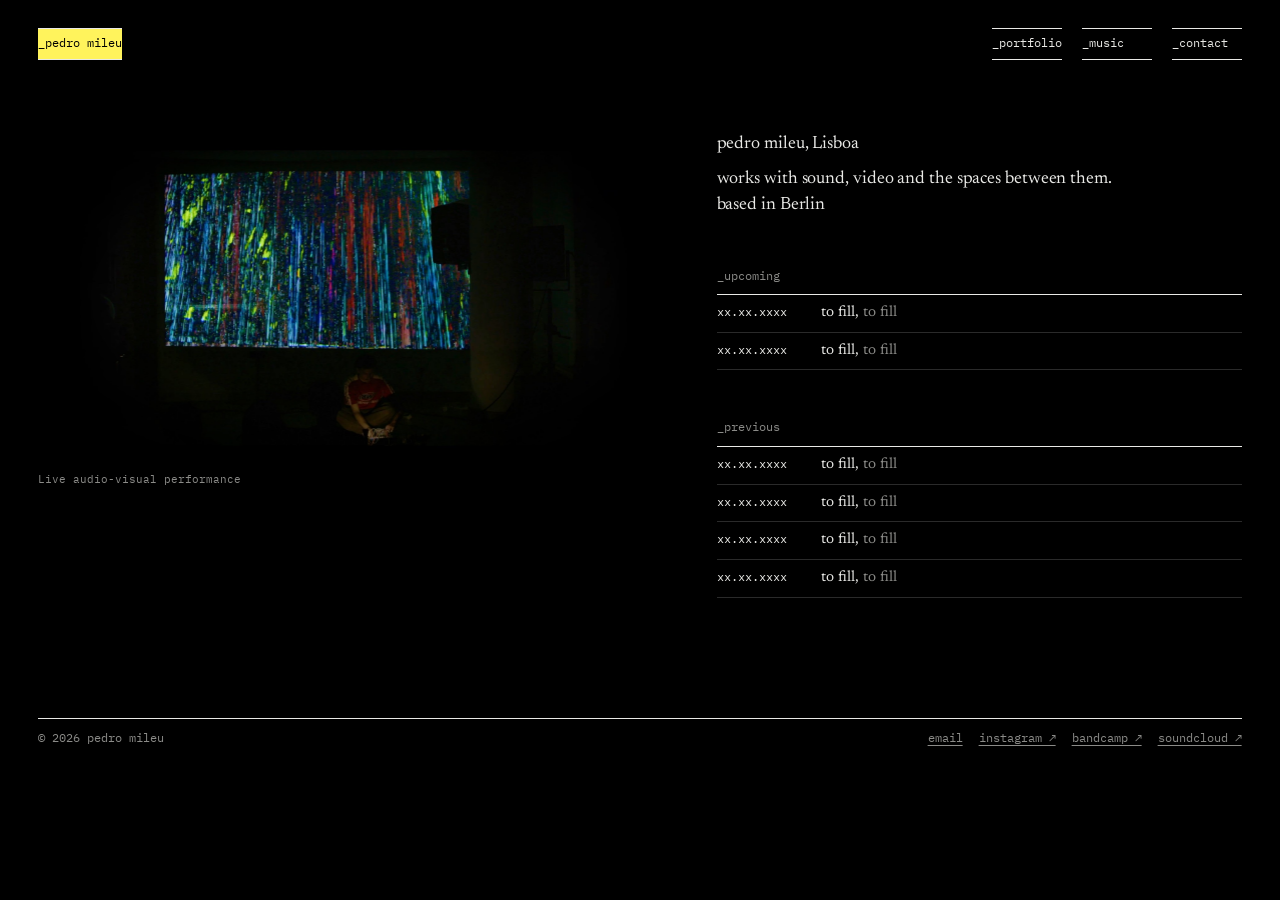
<file: index.html>
<!doctype html>
<html lang="en">
<head>
  <meta charset="utf-8">
  <meta name="viewport" content="width=device-width, initial-scale=1">
  <title>pedro mileu</title>
  <meta name="description" content="pedro mileu — Portuguese sound artist based in Berlin. Sound installation, electroacoustic composition and performance.">
  <meta property="og:site_name" content="pedro mileu">
  <meta property="og:title" content="pedro mileu">
  <meta property="og:description" content="pedro mileu — Portuguese sound artist based in Berlin. Sound installation, electroacoustic composition and performance.">
  <meta property="og:type" content="website">
  <meta property="og:url" content="https://mileuu.github.io/pedro-mileu-website/">
  <meta property="og:image" content="https://mileuu.github.io/pedro-mileu-website/images/hero.jpg">
  <meta name="twitter:card" content="summary_large_image">
  <link rel="preconnect" href="https://fonts.googleapis.com">
  <link rel="preconnect" href="https://fonts.gstatic.com" crossorigin>
  <link href="https://fonts.googleapis.com/css2?family=IBM+Plex+Mono:wght@400&family=Newsreader:opsz,wght@6..72,400;6..72,500&display=swap" rel="stylesheet">
  <link rel="stylesheet" href="style.css?v=42">
</head>
<body>

  <header class="site-header">
    <a class="name" href="index.html" aria-current="page">_pedro mileu</a>
    <nav>
      <a href="portfolio.html">_portfolio</a>
      <a href="music.html">_music</a>
      <a href="mailto:you@example.com">_contact</a>
    </nav>
  </header>

  <main class="home">

    <!-- HERO IMAGE: swap images/hero.jpg for another photo to change it.
         The feedback effect on hover comes from hero-feedback.js. -->
    <figure class="hero">
      <div class="hero-frame">
        <img src="images/hero.jpg" alt="pedro mileu performing seated on the floor in front of a large projection of streaking blue, red and yellow lines">
        <canvas class="hero-fx" aria-hidden="true"></canvas>
      </div>
      <figcaption class="caption">Live audio-visual performance</figcaption>
    </figure>

    <div class="home-text">
      <div class="bio">
        <p>pedro mileu, Lisboa</p>
        <p>works with sound, video and the spaces between them.</p>
        <p>based in Berlin</p>
      </div>

      <section>
        <h2 class="label">_upcoming</h2>
        <!-- Copy an <li> block to add an event. Add a link with:
             <span class="title"><a href="https://...">Event name</a></span> -->
        <ul class="events compact">
        <li>
          <span class="date">xx.xx.xxxx</span>
          <span class="what"><span class="title">to fill</span>, <span class="where">to fill</span></span>
        </li>
        <li>
          <span class="date">xx.xx.xxxx</span>
          <span class="what"><span class="title">to fill</span>, <span class="where">to fill</span></span>
        </li>
        </ul>
      </section>

      <section>
        <h2 class="label">_previous</h2>
        <ul class="events compact past">
        <li>
          <span class="date">xx.xx.xxxx</span>
          <span class="what"><span class="title">to fill</span>, <span class="where">to fill</span></span>
        </li>
        <li>
          <span class="date">xx.xx.xxxx</span>
          <span class="what"><span class="title">to fill</span>, <span class="where">to fill</span></span>
        </li>
        <li>
          <span class="date">xx.xx.xxxx</span>
          <span class="what"><span class="title">to fill</span>, <span class="where">to fill</span></span>
        </li>
        <li>
          <span class="date">xx.xx.xxxx</span>
          <span class="what"><span class="title">to fill</span>, <span class="where">to fill</span></span>
        </li>
        </ul>
      </section>
    </div>

  </main>

  <footer class="site-footer">
    <span>© 2026 pedro mileu</span>
    <nav>
      <a href="mailto:you@example.com">email</a>
      <a href="#">instagram ↗</a>
      <a href="#">bandcamp ↗</a>
      <a href="#">soundcloud ↗</a>
    </nav>
  </footer>

  <script src="hero-feedback.js?v=42"></script>
</body>
</html>
</file>
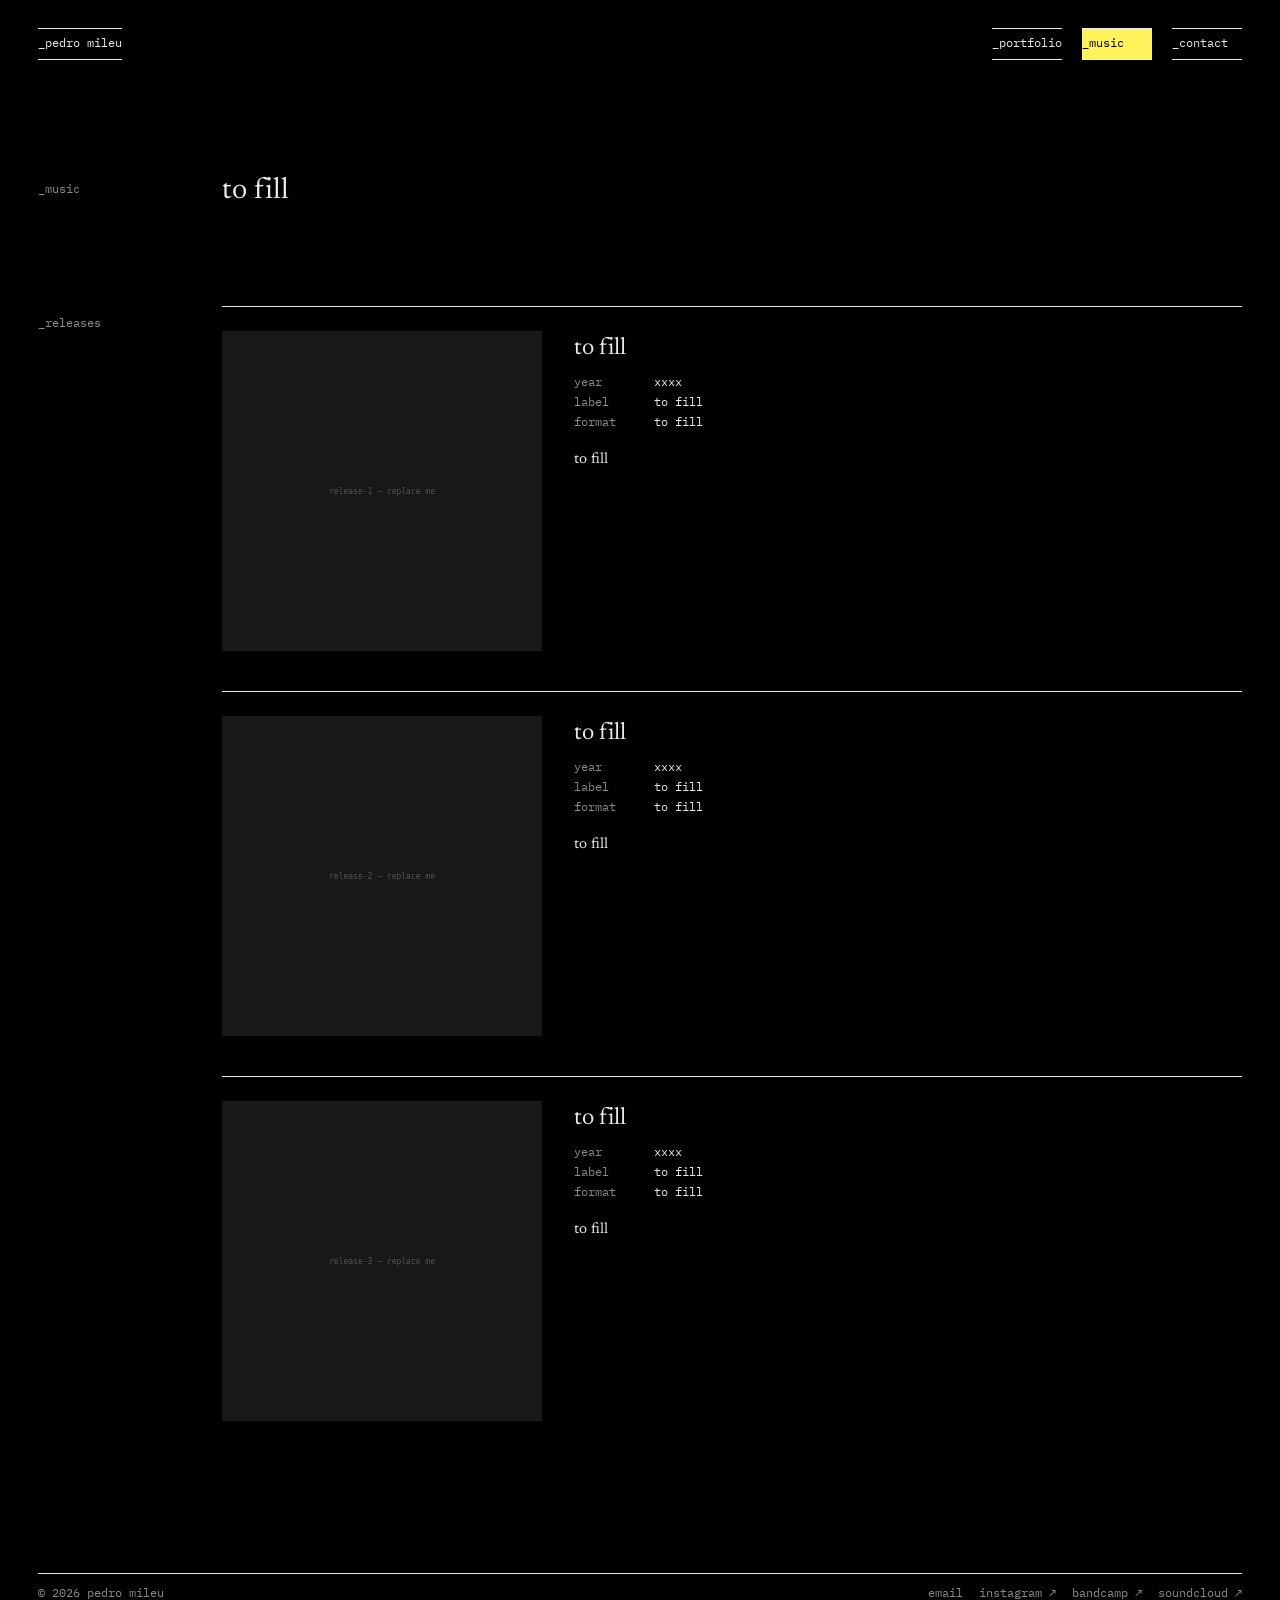
<file: music.html>
<!doctype html>
<html lang="en">
<head>
  <meta charset="utf-8">
  <meta name="viewport" content="width=device-width, initial-scale=1">
  <title>music — pedro mileu</title>
  <meta name="description" content="pedro mileu — Portuguese sound artist based in Berlin. Sound installation, electroacoustic composition and performance.">
  <meta property="og:site_name" content="pedro mileu">
  <meta property="og:title" content="music — pedro mileu">
  <meta property="og:description" content="pedro mileu — Portuguese sound artist based in Berlin. Sound installation, electroacoustic composition and performance.">
  <meta property="og:type" content="website">
  <meta property="og:url" content="https://mileuu.github.io/pedro-mileu-website/music.html">
  <meta property="og:image" content="https://mileuu.github.io/pedro-mileu-website/images/hero.jpg">
  <meta name="twitter:card" content="summary_large_image">
  <link rel="preconnect" href="https://fonts.googleapis.com">
  <link rel="preconnect" href="https://fonts.gstatic.com" crossorigin>
  <link href="https://fonts.googleapis.com/css2?family=IBM+Plex+Mono:wght@400&family=Newsreader:opsz,wght@6..72,400;6..72,500&display=swap" rel="stylesheet">
  <link rel="stylesheet" href="style.css?v=42">
</head>
<body>

  <header class="site-header">
    <a class="name" href="index.html">_pedro mileu</a>
    <nav>
      <a href="portfolio.html">_portfolio</a>
      <a href="music.html" aria-current="page">_music</a>
      <a href="mailto:you@example.com">_contact</a>
    </nav>
  </header>

  <section class="section">
    <div class="label">_music</div>
    <div class="lead">
      <p>to fill</p>
    </div>
  </section>

  <section class="section">
    <div class="label">_releases</div>
    <div>

      <!-- Copy an <article class="release"> block to add a release -->
      <article class="release">
        <img src="images/release-1.svg" alt="">
        <div>
          <h2>to fill</h2>
          <ul class="meta">
            <li><span>year</span>xxxx</li>
            <li><span>label</span>to fill</li>
            <li><span>format</span>to fill</li>
          </ul>
          <p class="desc">to fill</p>
          <!-- links, e.g. <div class="links"><a href="https://...">bandcamp ↗</a></div> -->
          <!-- PLAYER: paste your Bandcamp / SoundCloud embed <iframe> here -->
        </div>
      </article>

      <article class="release">
        <img src="images/release-2.svg" alt="">
        <div>
          <h2>to fill</h2>
          <ul class="meta">
            <li><span>year</span>xxxx</li>
            <li><span>label</span>to fill</li>
            <li><span>format</span>to fill</li>
          </ul>
          <p class="desc">to fill</p>
          <!-- links, e.g. <div class="links"><a href="https://...">bandcamp ↗</a></div> -->
          <!-- PLAYER: paste your Bandcamp / SoundCloud embed <iframe> here -->
        </div>
      </article>

      <article class="release">
        <img src="images/release-3.svg" alt="">
        <div>
          <h2>to fill</h2>
          <ul class="meta">
            <li><span>year</span>xxxx</li>
            <li><span>label</span>to fill</li>
            <li><span>format</span>to fill</li>
          </ul>
          <p class="desc">to fill</p>
          <!-- links, e.g. <div class="links"><a href="https://...">bandcamp ↗</a></div> -->
          <!-- PLAYER: paste your Bandcamp / SoundCloud embed <iframe> here -->
        </div>
      </article>

    </div>
  </section>

  <footer class="site-footer">
    <span>© 2026 pedro mileu</span>
    <nav>
      <a href="mailto:you@example.com">email</a>
      <a href="#">instagram ↗</a>
      <a href="#">bandcamp ↗</a>
      <a href="#">soundcloud ↗</a>
    </nav>
  </footer>

</body>
</html>
</file>
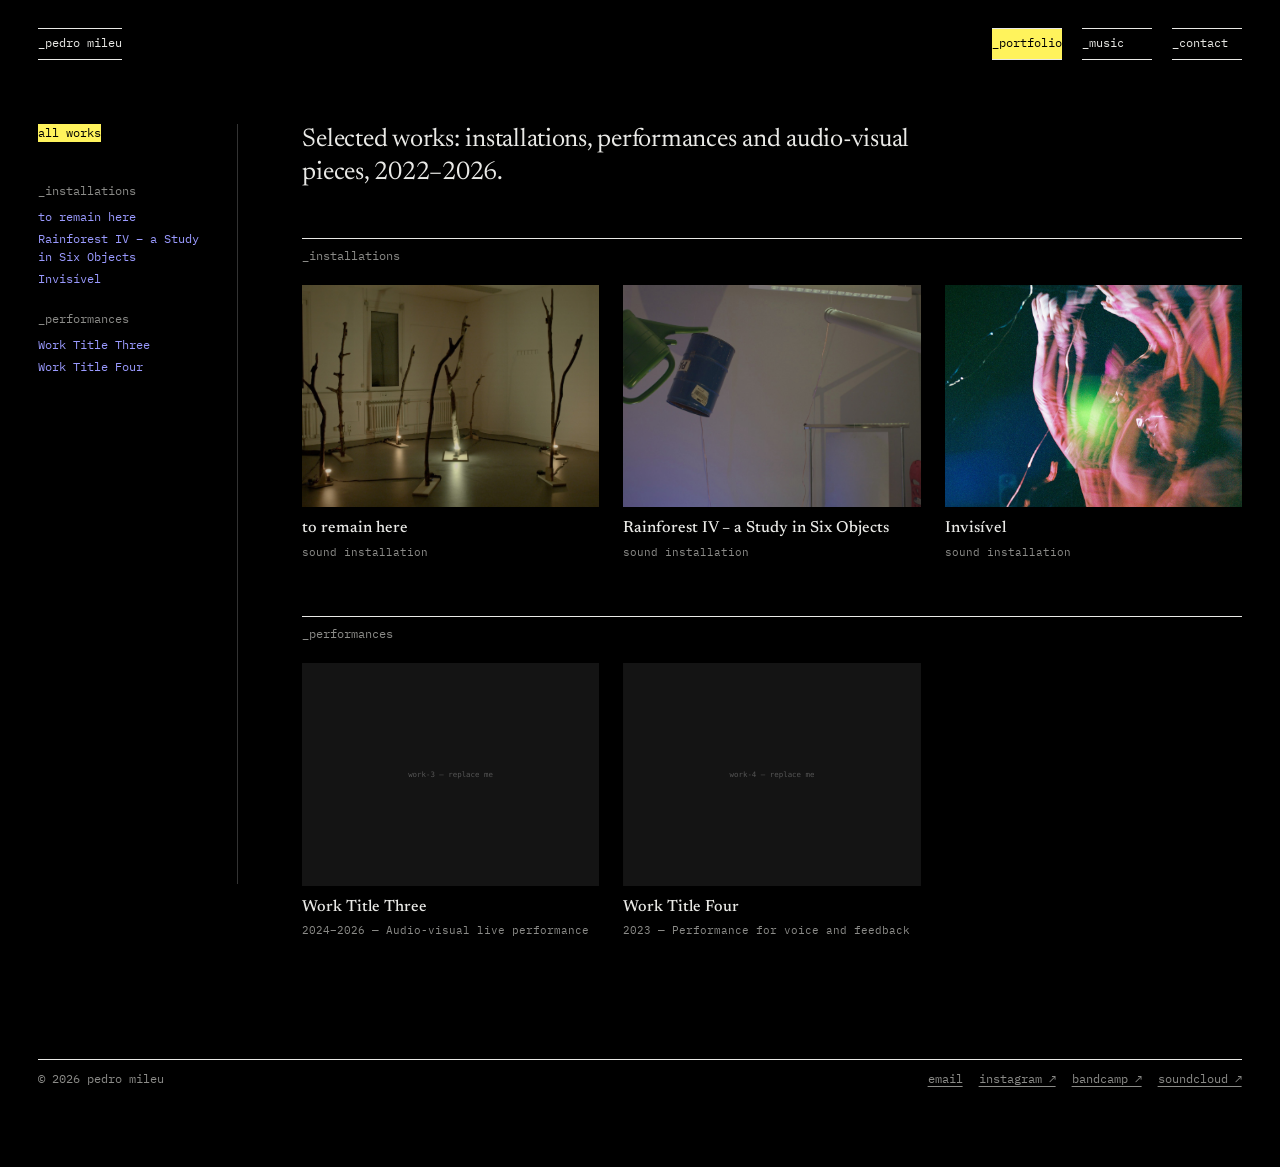
<file: portfolio.html>
<!doctype html>
<html lang="en">
<head>
  <meta charset="utf-8">
  <meta name="viewport" content="width=device-width, initial-scale=1">
  <title>portfolio — pedro mileu</title>
  <meta name="description" content="pedro mileu — Portuguese sound artist based in Berlin. Sound installation, electroacoustic composition and performance.">
  <meta property="og:site_name" content="pedro mileu">
  <meta property="og:title" content="portfolio — pedro mileu">
  <meta property="og:description" content="pedro mileu — Portuguese sound artist based in Berlin. Sound installation, electroacoustic composition and performance.">
  <meta property="og:type" content="website">
  <meta property="og:url" content="https://mileuu.github.io/pedro-mileu-website/portfolio.html">
  <meta property="og:image" content="https://mileuu.github.io/pedro-mileu-website/images/hero.jpg">
  <meta name="twitter:card" content="summary_large_image">
  <link rel="preconnect" href="https://fonts.googleapis.com">
  <link rel="preconnect" href="https://fonts.gstatic.com" crossorigin>
  <link href="https://fonts.googleapis.com/css2?family=IBM+Plex+Mono:wght@400&family=Newsreader:opsz,wght@6..72,400;6..72,500&display=swap" rel="stylesheet">
  <link rel="stylesheet" href="style.css?v=42">
</head>
<body>

  <header class="site-header">
    <a class="name" href="index.html">_pedro mileu</a>
    <nav>
      <a href="portfolio.html" aria-current="page">_portfolio</a>
      <a href="music.html">_music</a>
      <a href="mailto:you@example.com">_contact</a>
    </nav>
  </header>

  <div class="index-layout">

    <aside class="index-side">
      <a class="all" href="portfolio.html" aria-current="page">all works</a>
      <h3>_installations</h3>
      <ul>
        <li><a href="works/to-remain-here.html">to remain here</a></li>
        <li><a href="works/rainforest-iv.html">Rainforest IV – a Study in Six Objects</a></li>
        <li><a href="works/invisivel.html">Invisível</a></li>
      </ul>
      <h3>_performances</h3>
      <ul>
        <li><a href="works/work-3.html">Work Title Three</a></li>
        <li><a href="works/work-4.html">Work Title Four</a></li>
      </ul>
    </aside>

    <main>
      <p class="intro">Selected works: installations, performances and audio-visual pieces, 2022–2026.</p>

      <h2 class="group-title">_installations</h2>
      <div class="grid">
        <a class="card" href="works/to-remain-here.html">
          <div class="thumb"><img src="images/to-remain-here-1.jpg" alt=""></div>
          <h4>to remain here</h4>
          <p>sound installation</p>
        </a>
        <a class="card" href="works/rainforest-iv.html">
          <div class="thumb"><img src="images/rainforest-iv-1.jpg" alt=""></div>
          <h4>Rainforest IV – a Study in Six Objects</h4>
          <p>sound installation</p>
        </a>
        <a class="card" href="works/invisivel.html">
          <div class="thumb"><img src="images/invisivel-1.jpg" alt=""></div>
          <h4>Invisível</h4>
          <p>sound installation</p>
        </a>
      </div>

      <h2 class="group-title">_performances</h2>
      <div class="grid">
        <a class="card" href="works/work-3.html">
          <div class="thumb"><img src="images/work-3.svg" alt=""></div>
          <h4>Work Title Three</h4>
          <p>2024–2026 — Audio-visual live performance</p>
        </a>
        <a class="card" href="works/work-4.html">
          <div class="thumb"><img src="images/work-4.svg" alt=""></div>
          <h4>Work Title Four</h4>
          <p>2023 — Performance for voice and feedback</p>
        </a>
      </div>
    </main>

  </div>

  <footer class="site-footer">
    <span>© 2026 pedro mileu</span>
    <nav>
      <a href="mailto:you@example.com">email</a>
      <a href="#">instagram ↗</a>
      <a href="#">bandcamp ↗</a>
      <a href="#">soundcloud ↗</a>
    </nav>
  </footer>

</body>
</html>
</file>
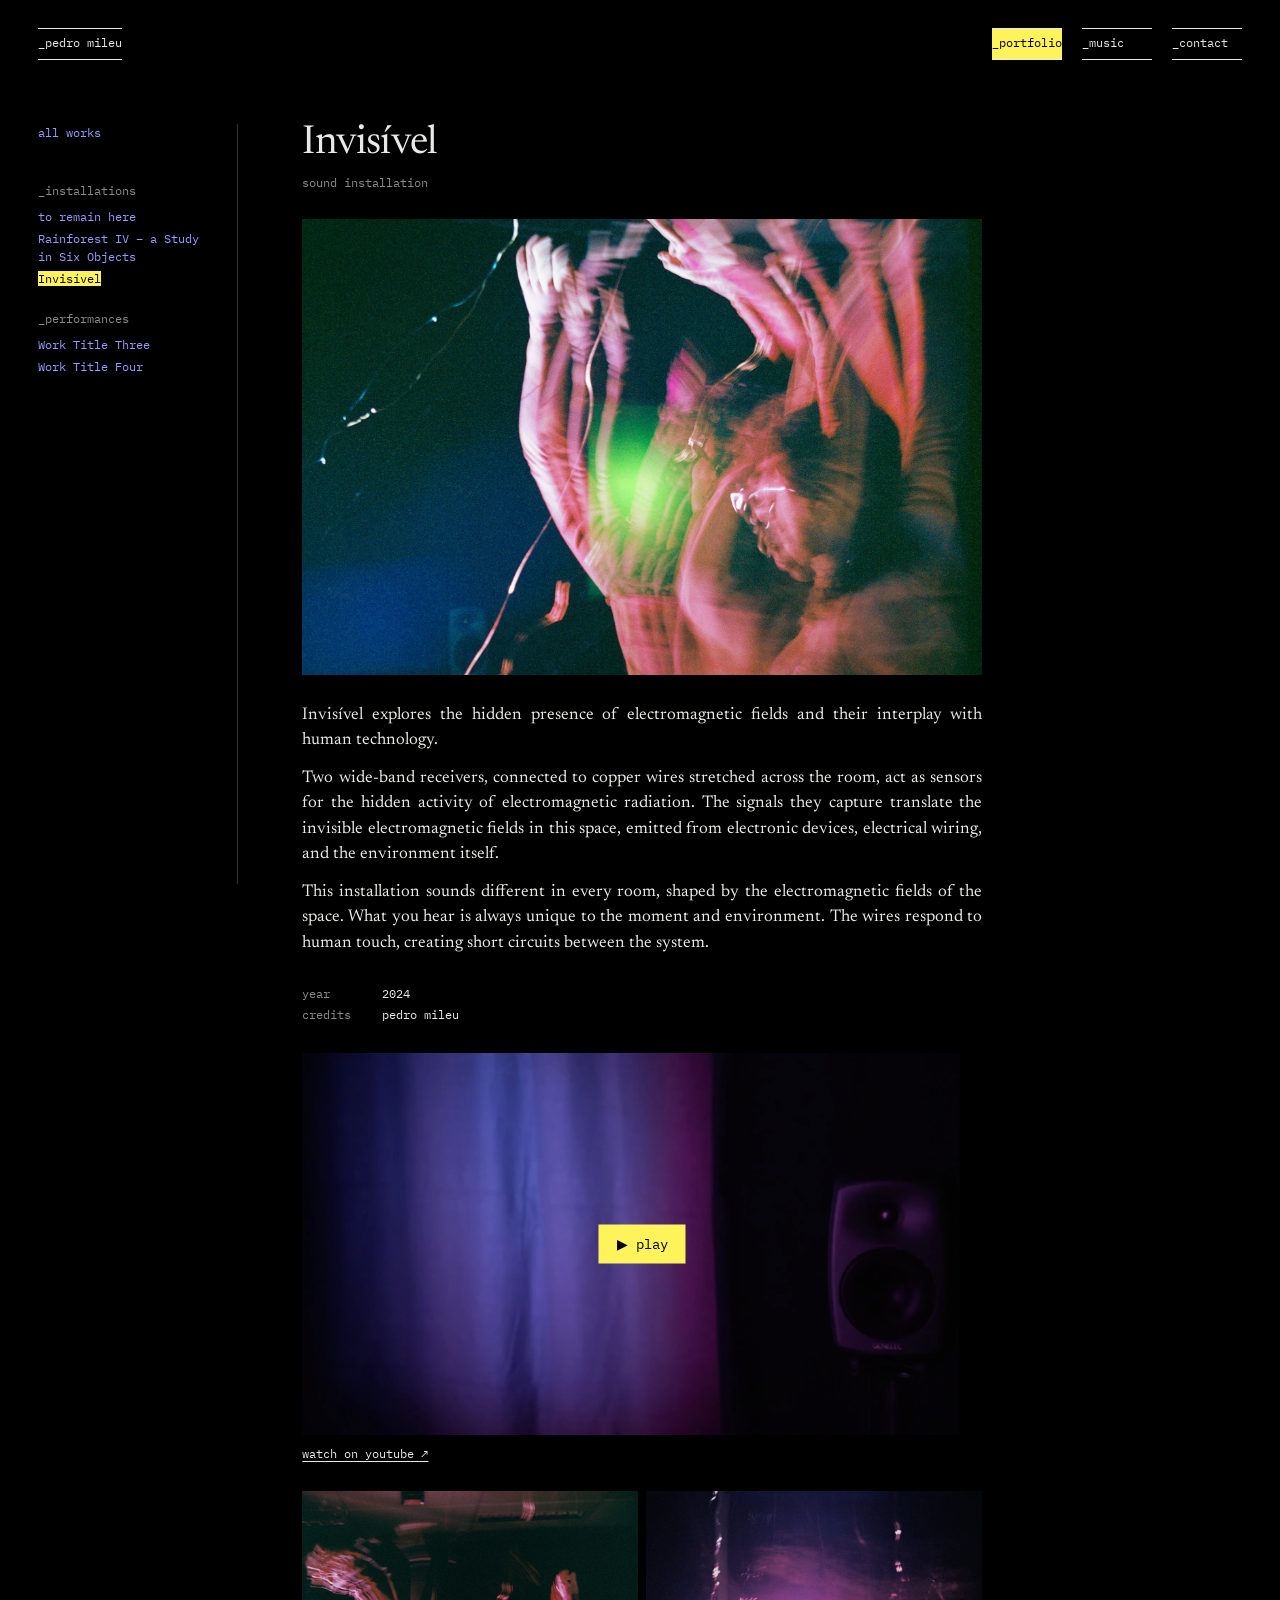
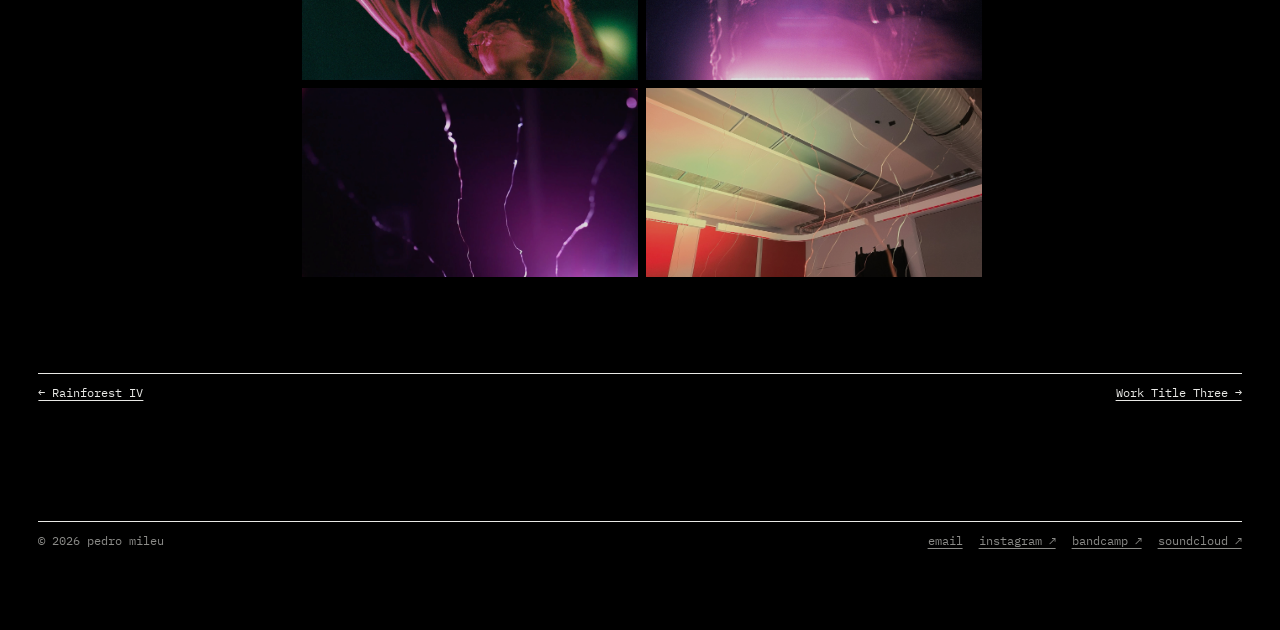
<file: works/invisivel.html>
<!doctype html>
<html lang="en">
<head>
  <meta charset="utf-8">
  <meta name="viewport" content="width=device-width, initial-scale=1">
  <title>Invisível — pedro mileu</title>
  <meta name="description" content="Invisível, sound installation by pedro mileu (2024), exploring the hidden presence of electromagnetic fields and their interplay with human technology.">
  <meta property="og:site_name" content="pedro mileu">
  <meta property="og:title" content="Invisível — pedro mileu">
  <meta property="og:description" content="Invisível, sound installation by pedro mileu (2024), exploring the hidden presence of electromagnetic fields and their interplay with human technology.">
  <meta property="og:type" content="website">
  <meta property="og:url" content="https://mileuu.github.io/pedro-mileu-website/works/invisivel.html">
  <meta property="og:image" content="https://mileuu.github.io/pedro-mileu-website/images/invisivel-1.jpg">
  <meta name="twitter:card" content="summary_large_image">
  <link rel="preconnect" href="https://fonts.googleapis.com">
  <link rel="preconnect" href="https://fonts.gstatic.com" crossorigin>
  <link href="https://fonts.googleapis.com/css2?family=IBM+Plex+Mono:wght@400&family=Newsreader:opsz,wght@6..72,400;6..72,500&display=swap" rel="stylesheet">
  <link rel="stylesheet" href="../style.css?v=42">
</head>
<body>

  <header class="site-header">
    <a class="name" href="../index.html">_pedro mileu</a>
    <nav>
      <a href="../portfolio.html" aria-current="page">_portfolio</a>
      <a href="../music.html">_music</a>
      <a href="mailto:you@example.com">_contact</a>
    </nav>
  </header>

  <div class="work-page">
    <aside class="index-side">
      <a class="all" href="../portfolio.html">all works</a>
      <h3>_installations</h3>
      <ul>
        <li><a href="to-remain-here.html">to remain here</a></li>
        <li><a href="rainforest-iv.html">Rainforest IV – a Study in Six Objects</a></li>
        <li><a href="invisivel.html" aria-current="page">Invisível</a></li>
      </ul>
      <h3>_performances</h3>
      <ul>
        <li><a href="work-3.html">Work Title Three</a></li>
        <li><a href="work-4.html">Work Title Four</a></li>
      </ul>
    </aside>

    <main class="work">
      <div class="work-title">
        <a class="back" href="../portfolio.html">← all works</a>
        <h1>Invisível</h1>
        <p class="work-sub">sound installation</p>
      </div>

      <figure class="work-main">
        <img src="../images/invisivel-1.jpg" alt="Long-exposure film photo: pedro mileu performing among the copper wires, arms raised, motion-blurred in pink and green light">
      </figure>

      <div class="work-body">
        <div class="work-about">
          <p>Invisível explores the hidden presence of electromagnetic fields and their interplay with human technology.</p>
          <p>Two wide-band receivers, connected to copper wires stretched across the room, act as sensors for the hidden activity of electromagnetic radiation. The signals they capture translate the invisible electromagnetic fields in this space, emitted from electronic devices, electrical wiring, and the environment itself.</p>
          <p>This installation sounds different in every room, shaped by the electromagnetic fields of the space. What you hear is always unique to the moment and environment. The wires respond to human touch, creating short circuits between the system.</p>
        </div>
        <ul class="meta">
          <li><span>year</span>2024</li>
          <li><span>credits</span>pedro mileu</li>
        </ul>
      </div>

      <div class="work-video">
        <!-- Click-to-play YouTube video: change data-id to use another video.
             The video only loads from YouTube once someone presses play. -->
        <div class="video yt" data-id="wETyF33VmM8" data-title="Invisível">
          <button class="yt-play" type="button" aria-label="Play video: Invisível">
            <!-- the still shown before playing is one of our own photos, not YouTube's -->
            <img src="../images/invisivel-video.webp" alt="" loading="lazy">
            <span class="yt-btn">▶ play</span>
          </button>
        </div>
        <p class="video-link"><a href="https://www.youtube.com/watch?v=wETyF33VmM8">watch on youtube ↗</a></p>
      </div>

      <!-- ordered by colour: warm magenta → pink → purple → the pale ceiling -->
      <div class="thumbs">
        <a href="../images/invisivel-2.jpg"><img src="../images/invisivel-2.jpg" alt="Film photo: pedro mileu moving under the wires, lit in magenta, arms blurred" loading="lazy"></a>
        <a href="../images/invisivel-3.jpg"><img src="../images/invisivel-3.jpg" alt="Film photo: a pink light bar glowing on the floor, wires shimmering in the dark above" loading="lazy"></a>
        <a href="../images/invisivel-4.webp"><img src="../images/invisivel-4.webp" alt="Thin copper wires catching violet light against a dark background" loading="lazy"></a>
        <a href="../images/invisivel-5.jpg"><img src="../images/invisivel-5.jpg" alt="Looking up at copper wires hanging from the ceiling of a room with red wall panels" loading="lazy"></a>
      </div>
    </main>
  </div>

  <dialog class="lightbox" aria-label="Photo, click to close">
    <img alt="">
  </dialog>

  <nav class="pager">
    <a href="rainforest-iv.html">← Rainforest IV</a>
    <a href="work-3.html">Work Title Three →</a>
  </nav>

  <footer class="site-footer">
    <span>© 2026 pedro mileu</span>
    <nav>
      <a href="mailto:you@example.com">email</a>
      <a href="#">instagram ↗</a>
      <a href="#">bandcamp ↗</a>
      <a href="#">soundcloud ↗</a>
    </nav>
  </footer>

  <script src="../work.js?v=42"></script>
</body>
</html>
</file>
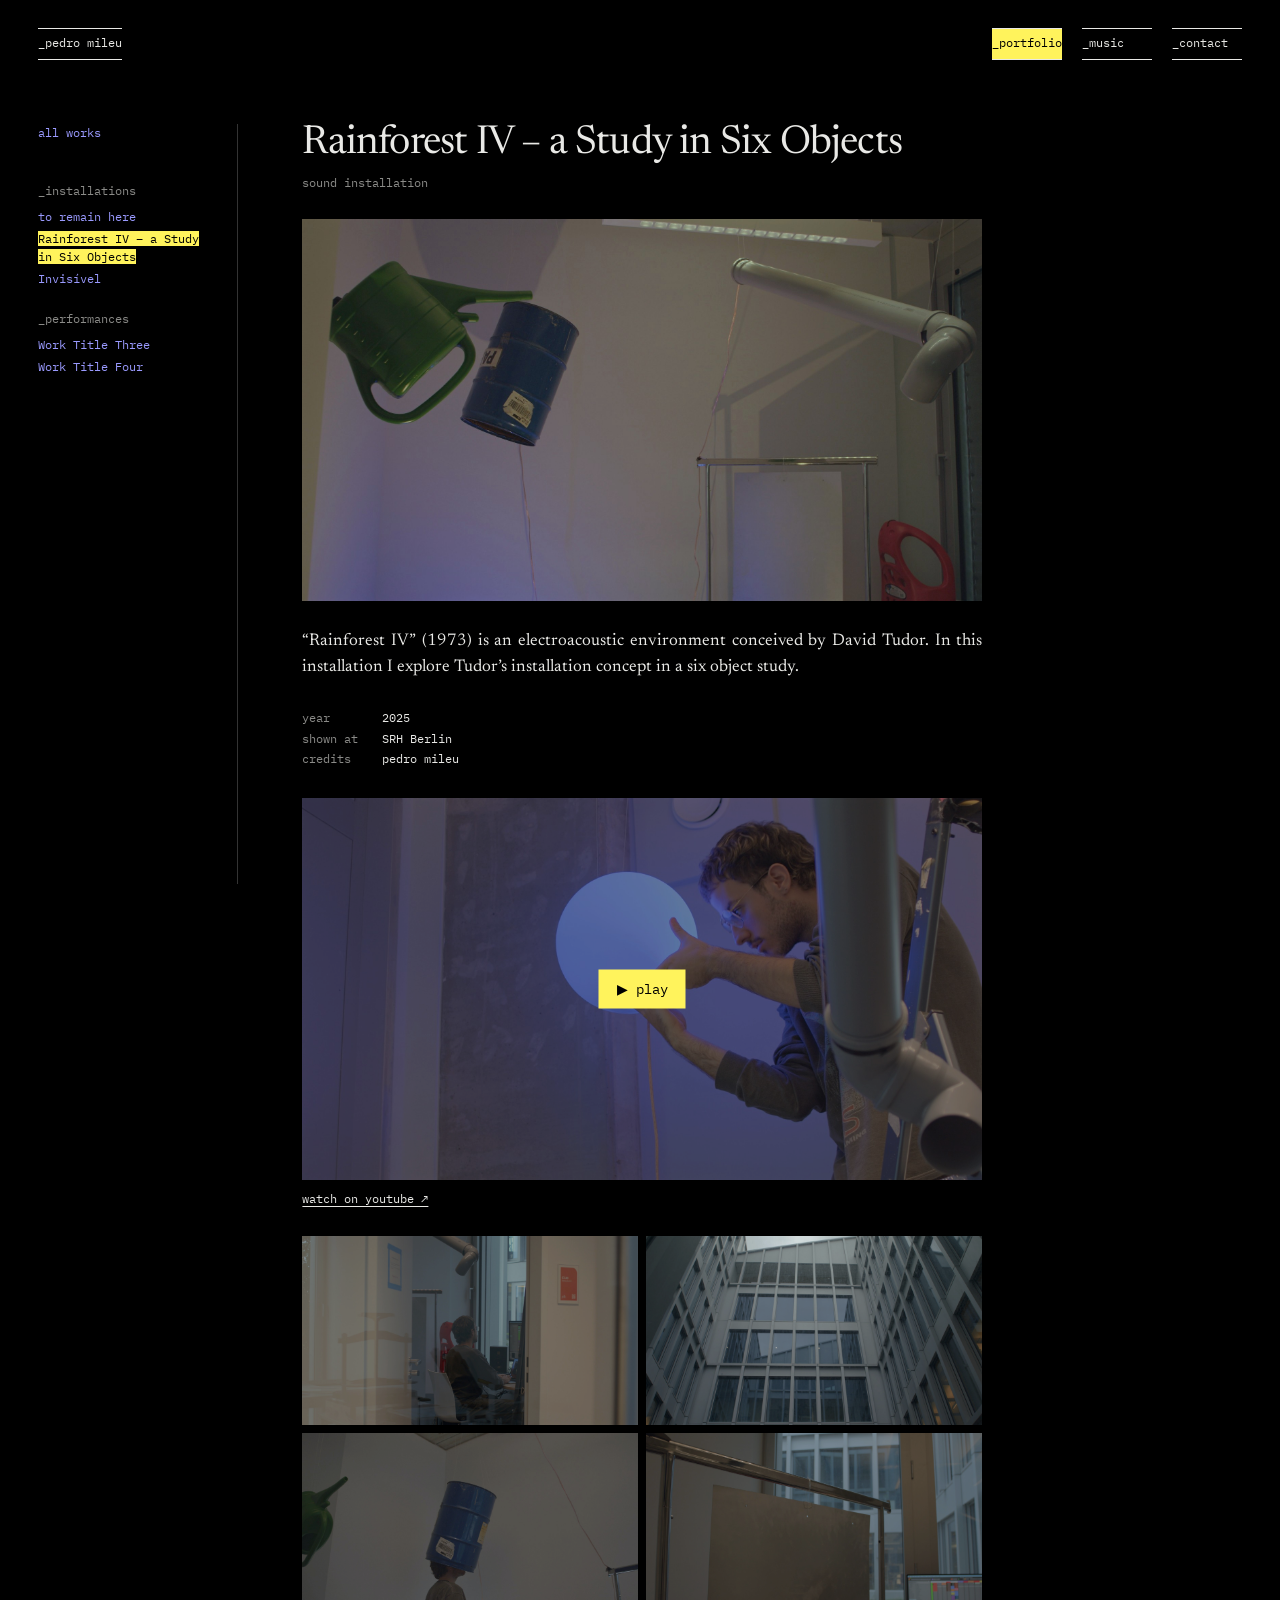
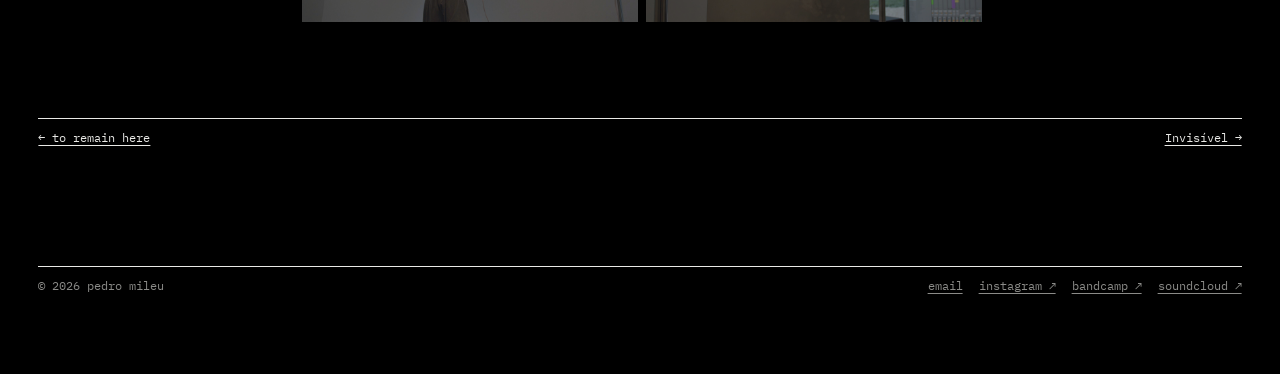
<file: works/rainforest-iv.html>
<!doctype html>
<html lang="en">
<head>
  <meta charset="utf-8">
  <meta name="viewport" content="width=device-width, initial-scale=1">
  <title>Rainforest IV – a Study in Six Objects — pedro mileu</title>
  <meta name="description" content="Rainforest IV – a Study in Six Objects, sound installation by pedro mileu, exploring David Tudor’s electroacoustic environment Rainforest IV (1973) in six objects.">
  <meta property="og:site_name" content="pedro mileu">
  <meta property="og:title" content="Rainforest IV – a Study in Six Objects — pedro mileu">
  <meta property="og:description" content="Rainforest IV – a Study in Six Objects, sound installation by pedro mileu, exploring David Tudor’s electroacoustic environment Rainforest IV (1973) in six objects.">
  <meta property="og:type" content="website">
  <meta property="og:url" content="https://mileuu.github.io/pedro-mileu-website/works/rainforest-iv.html">
  <meta property="og:image" content="https://mileuu.github.io/pedro-mileu-website/images/rainforest-iv-1.jpg">
  <meta name="twitter:card" content="summary_large_image">
  <link rel="preconnect" href="https://fonts.googleapis.com">
  <link rel="preconnect" href="https://fonts.gstatic.com" crossorigin>
  <link href="https://fonts.googleapis.com/css2?family=IBM+Plex+Mono:wght@400&family=Newsreader:opsz,wght@6..72,400;6..72,500&display=swap" rel="stylesheet">
  <link rel="stylesheet" href="../style.css?v=42">
</head>
<body>

  <header class="site-header">
    <a class="name" href="../index.html">_pedro mileu</a>
    <nav>
      <a href="../portfolio.html" aria-current="page">_portfolio</a>
      <a href="../music.html">_music</a>
      <a href="mailto:you@example.com">_contact</a>
    </nav>
  </header>

  <div class="work-page">
    <aside class="index-side">
      <a class="all" href="../portfolio.html">all works</a>
      <h3>_installations</h3>
      <ul>
        <li><a href="to-remain-here.html">to remain here</a></li>
        <li><a href="rainforest-iv.html" aria-current="page">Rainforest IV – a Study in Six Objects</a></li>
        <li><a href="invisivel.html">Invisível</a></li>
      </ul>
      <h3>_performances</h3>
      <ul>
        <li><a href="work-3.html">Work Title Three</a></li>
        <li><a href="work-4.html">Work Title Four</a></li>
      </ul>
    </aside>

    <main class="work">
      <div class="work-title">
        <a class="back" href="../portfolio.html">← all works</a>
        <h1>Rainforest IV – a Study in Six Objects</h1>
        <p class="work-sub">sound installation</p>
      </div>

      <figure class="work-main">
        <img src="../images/rainforest-iv-1.jpg" alt="A green watering can, a blue metal barrel and a grey drainpipe hang from thin wires in a dim room">
      </figure>

      <div class="work-body">
        <div class="work-about">
          <p>“Rainforest IV” (1973) is an electroacoustic environment conceived by David Tudor. In this installation I explore Tudor’s installation concept in a six object study.</p>
        </div>
        <ul class="meta">
          <li><span>year</span>2025</li>
          <li><span>shown at</span>SRH Berlin</li>
          <li><span>credits</span>pedro mileu</li>
        </ul>
      </div>

      <div class="work-video">
        <!-- Click-to-play YouTube video: change data-id to use another video.
             The video only loads from YouTube once someone presses play. -->
        <div class="video yt" data-id="YB7w8Ts6MSw" data-title="Rainforest IV – a Study in Six Objects">
          <button class="yt-play" type="button" aria-label="Play video: Rainforest IV – a Study in Six Objects">
            <!-- the still shown before playing is one of our own photos, not YouTube's -->
            <img src="../images/rainforest-iv-video.jpg" alt="" loading="lazy">
            <span class="yt-btn">▶ play</span>
          </button>
        </div>
        <p class="video-link"><a href="https://www.youtube.com/watch?v=YB7w8Ts6MSw">watch on youtube ↗</a></p>
      </div>

      <div class="thumbs">
        <a href="../images/rainforest-iv-2.jpg"><img src="../images/rainforest-iv-2.jpg" alt="Seen through a glass door: pedro mileu at a computer in the room, the grey drainpipe and red object hanging behind" loading="lazy"></a>
        <a href="../images/rainforest-iv-3.jpg"><img src="../images/rainforest-iv-3.jpg" alt="Looking up at the glass and steel facade of the courtyard outside" loading="lazy"></a>
        <a href="../images/rainforest-iv-4.jpg"><img src="../images/rainforest-iv-4.jpg" alt="A visitor standing with their head inside the hanging blue barrel" loading="lazy"></a>
        <a href="../images/rainforest-iv-5.jpg"><img src="../images/rainforest-iv-5.jpg" alt="A metal sheet hanging from a steel rail in front of a window, with a laptop running audio software beside it" loading="lazy"></a>
      </div>
    </main>
  </div>

  <dialog class="lightbox" aria-label="Photo, click to close">
    <img alt="">
  </dialog>

  <nav class="pager">
    <a href="to-remain-here.html">← to remain here</a>
    <a href="invisivel.html">Invisível →</a>
  </nav>

  <footer class="site-footer">
    <span>© 2026 pedro mileu</span>
    <nav>
      <a href="mailto:you@example.com">email</a>
      <a href="#">instagram ↗</a>
      <a href="#">bandcamp ↗</a>
      <a href="#">soundcloud ↗</a>
    </nav>
  </footer>

  <script src="../work.js?v=42"></script>
</body>
</html>
</file>
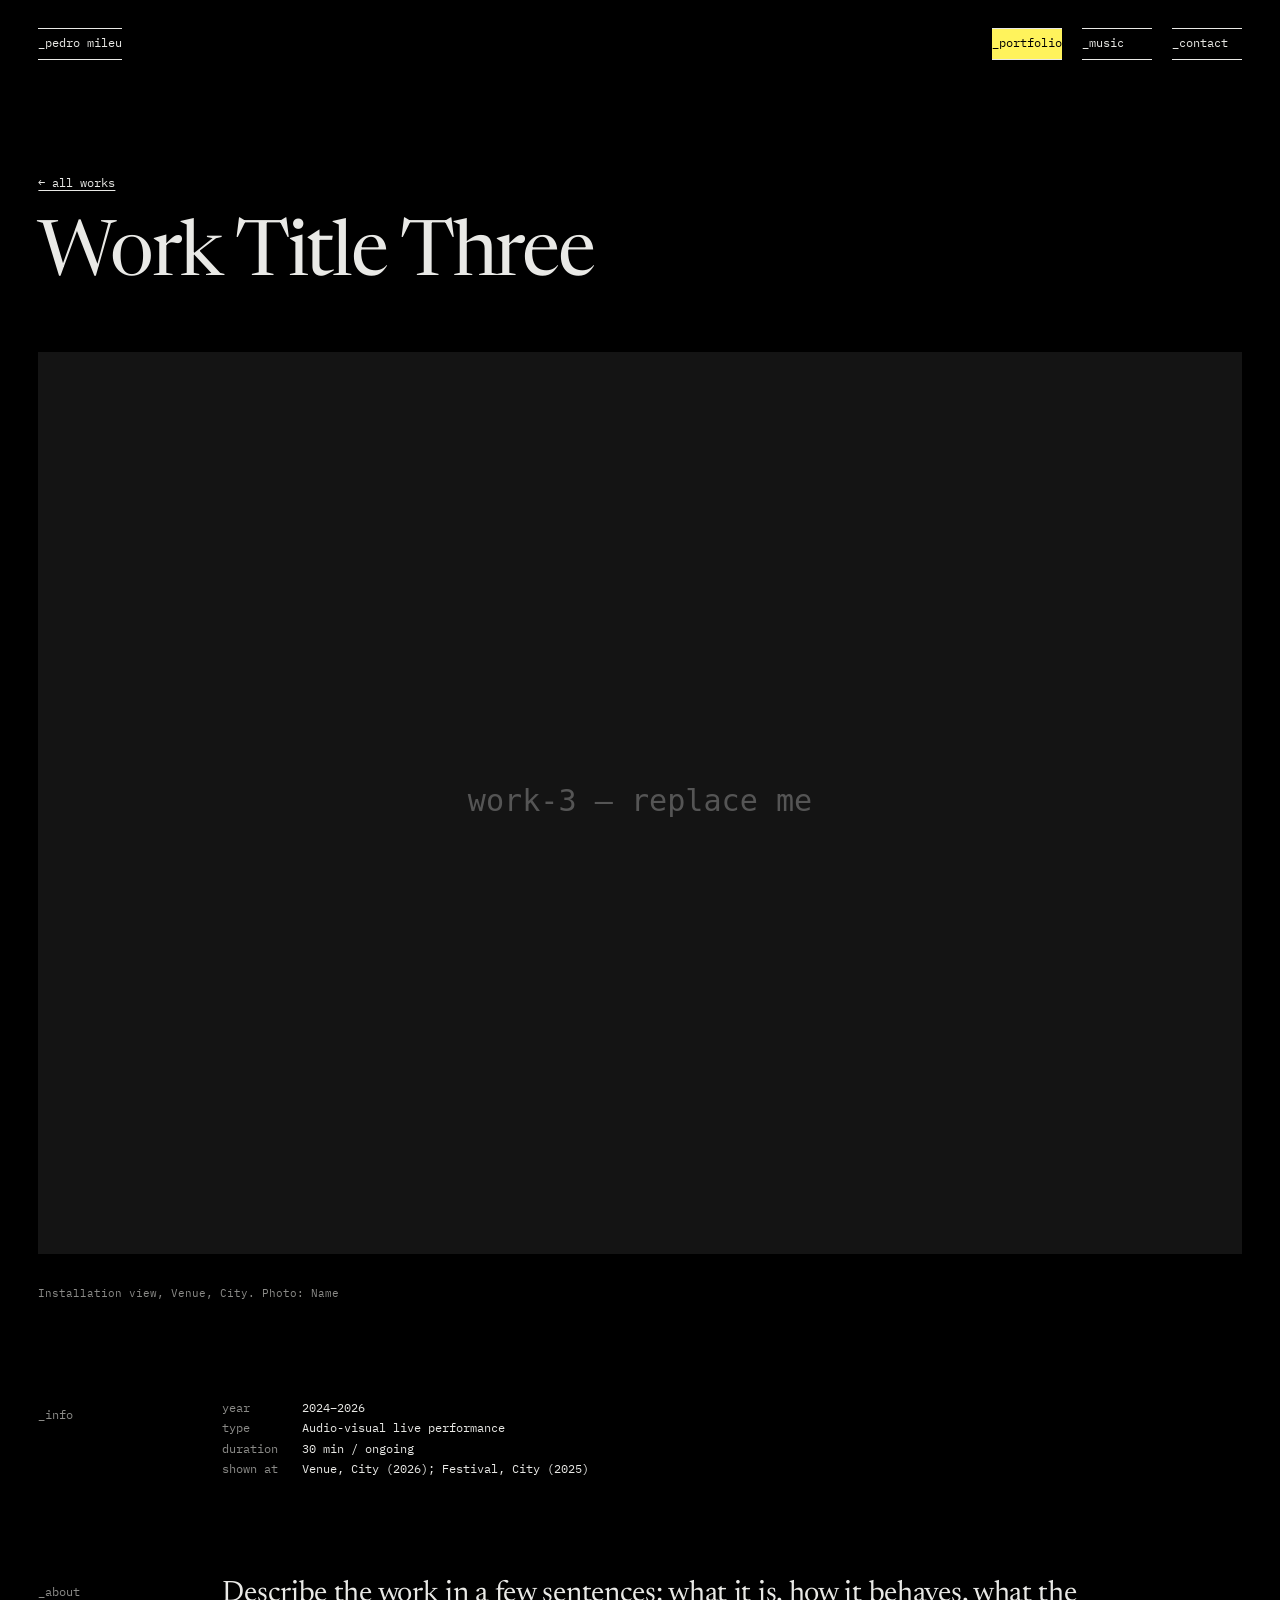
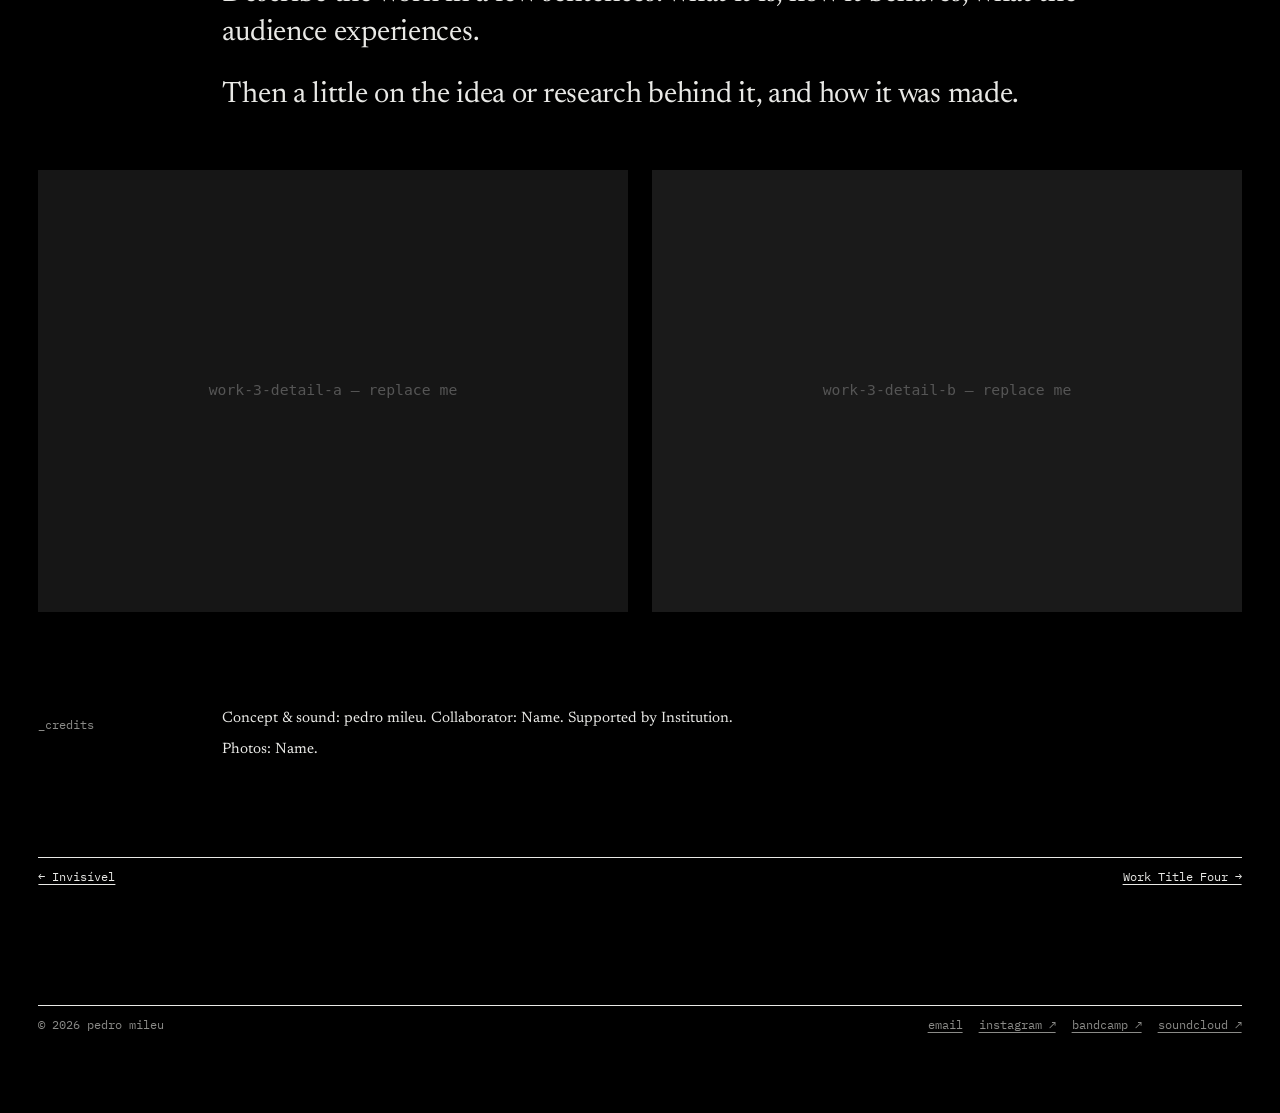
<file: works/work-3.html>
<!doctype html>
<html lang="en">
<head>
  <meta charset="utf-8">
  <meta name="viewport" content="width=device-width, initial-scale=1">
  <title>Work Title Three — pedro mileu</title>
  <meta name="description" content="pedro mileu — Portuguese sound artist based in Berlin. Sound installation, electroacoustic composition and performance.">
  <meta property="og:site_name" content="pedro mileu">
  <meta property="og:title" content="Work Title Three — pedro mileu">
  <meta property="og:description" content="pedro mileu — Portuguese sound artist based in Berlin. Sound installation, electroacoustic composition and performance.">
  <meta property="og:type" content="website">
  <meta property="og:url" content="https://mileuu.github.io/pedro-mileu-website/works/work-3.html">
  <meta property="og:image" content="https://mileuu.github.io/pedro-mileu-website/images/hero.jpg">
  <meta name="twitter:card" content="summary_large_image">
  <link rel="preconnect" href="https://fonts.googleapis.com">
  <link rel="preconnect" href="https://fonts.gstatic.com" crossorigin>
  <link href="https://fonts.googleapis.com/css2?family=IBM+Plex+Mono:wght@400&family=Newsreader:opsz,wght@6..72,400;6..72,500&display=swap" rel="stylesheet">
  <link rel="stylesheet" href="../style.css?v=42">
</head>
<body>

  <header class="site-header">
    <a class="name" href="../index.html">_pedro mileu</a>
    <nav>
      <a href="../portfolio.html" aria-current="page">_portfolio</a>
      <a href="../music.html">_music</a>
      <a href="mailto:you@example.com">_contact</a>
    </nav>
  </header>

  <div class="work-head">
    <a class="back" href="../portfolio.html">← all works</a>
    <h1>Work Title Three</h1>
  </div>

  <figure class="media">
    <img src="../images/work-3.svg" alt="Describe the image">
    <figcaption class="caption">Installation view, Venue, City. Photo: Name</figcaption>
  </figure>

  <section class="section">
    <div class="label">_info</div>
    <ul class="meta">
      <li><span>year</span>2024–2026</li>
      <li><span>type</span>Audio-visual live performance</li>
      <li><span>duration</span>30 min / ongoing</li>
      <li><span>shown at</span>Venue, City (2026); Festival, City (2025)</li>
    </ul>
  </section>

  <section class="section">
    <div class="label">_about</div>
    <div class="lead">
      <p>Describe the work in a few sentences: what it is, how it behaves, what the audience experiences.</p>
      <p>Then a little on the idea or research behind it, and how it was made.</p>
    </div>
  </section>

  <div class="media two">
    <img src="../images/work-3-detail-a.svg" alt="Detail">
    <img src="../images/work-3-detail-b.svg" alt="Detail">
  </div>

  <!-- VIDEO: paste a YouTube/Vimeo embed URL into src, then delete the comment markers around this block
  <div class="media">
    <div class="video">
      <iframe src="" title="Video documentation" allow="fullscreen; picture-in-picture" loading="lazy"></iframe>
    </div>
  </div>
  -->

  <section class="section">
    <div class="label">_credits</div>
    <div class="credits">
      <p>Concept & sound: pedro mileu. Collaborator: Name. Supported by Institution.</p>
      <p>Photos: Name.</p>
    </div>
  </section>

  <nav class="pager">
    <a href="invisivel.html">← Invisível</a>
    <a href="work-4.html">Work Title Four →</a>
  </nav>

  <footer class="site-footer">
    <span>© 2026 pedro mileu</span>
    <nav>
      <a href="mailto:you@example.com">email</a>
      <a href="#">instagram ↗</a>
      <a href="#">bandcamp ↗</a>
      <a href="#">soundcloud ↗</a>
    </nav>
  </footer>

</body>
</html>
</file>
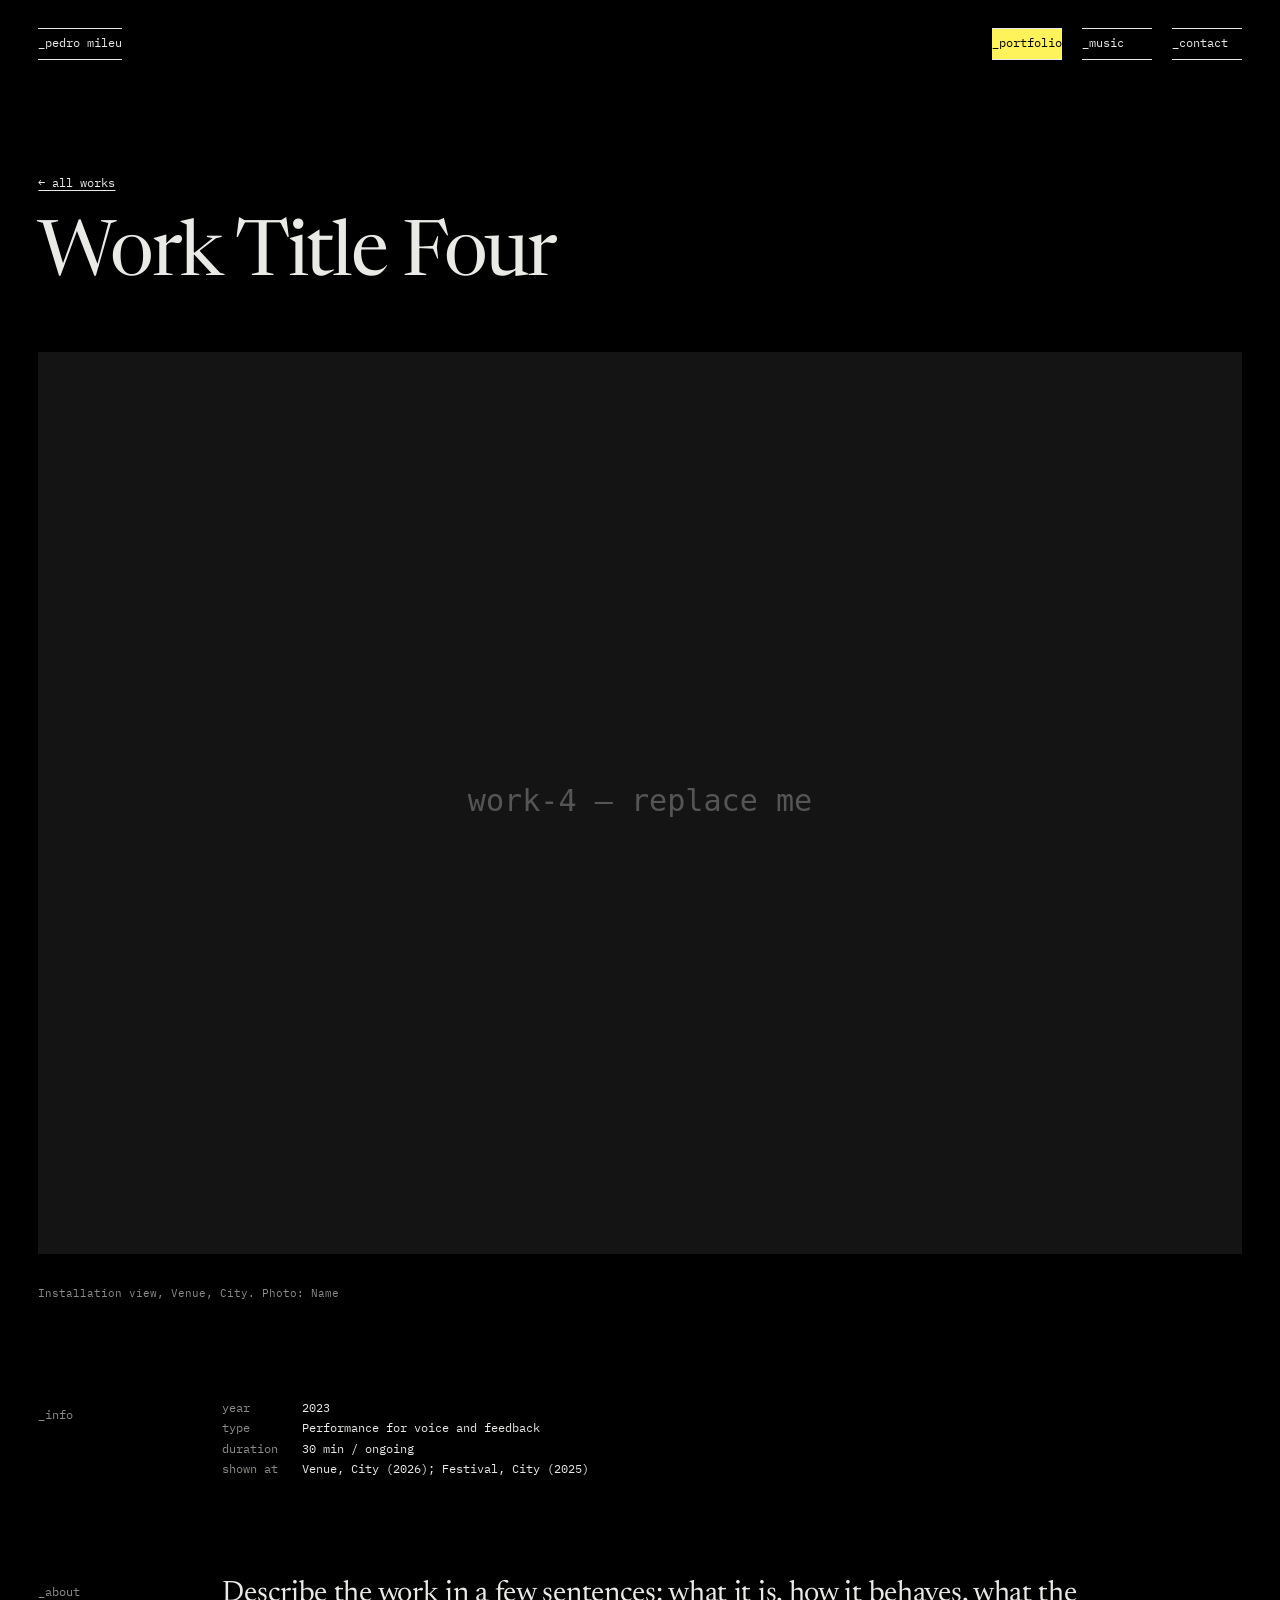
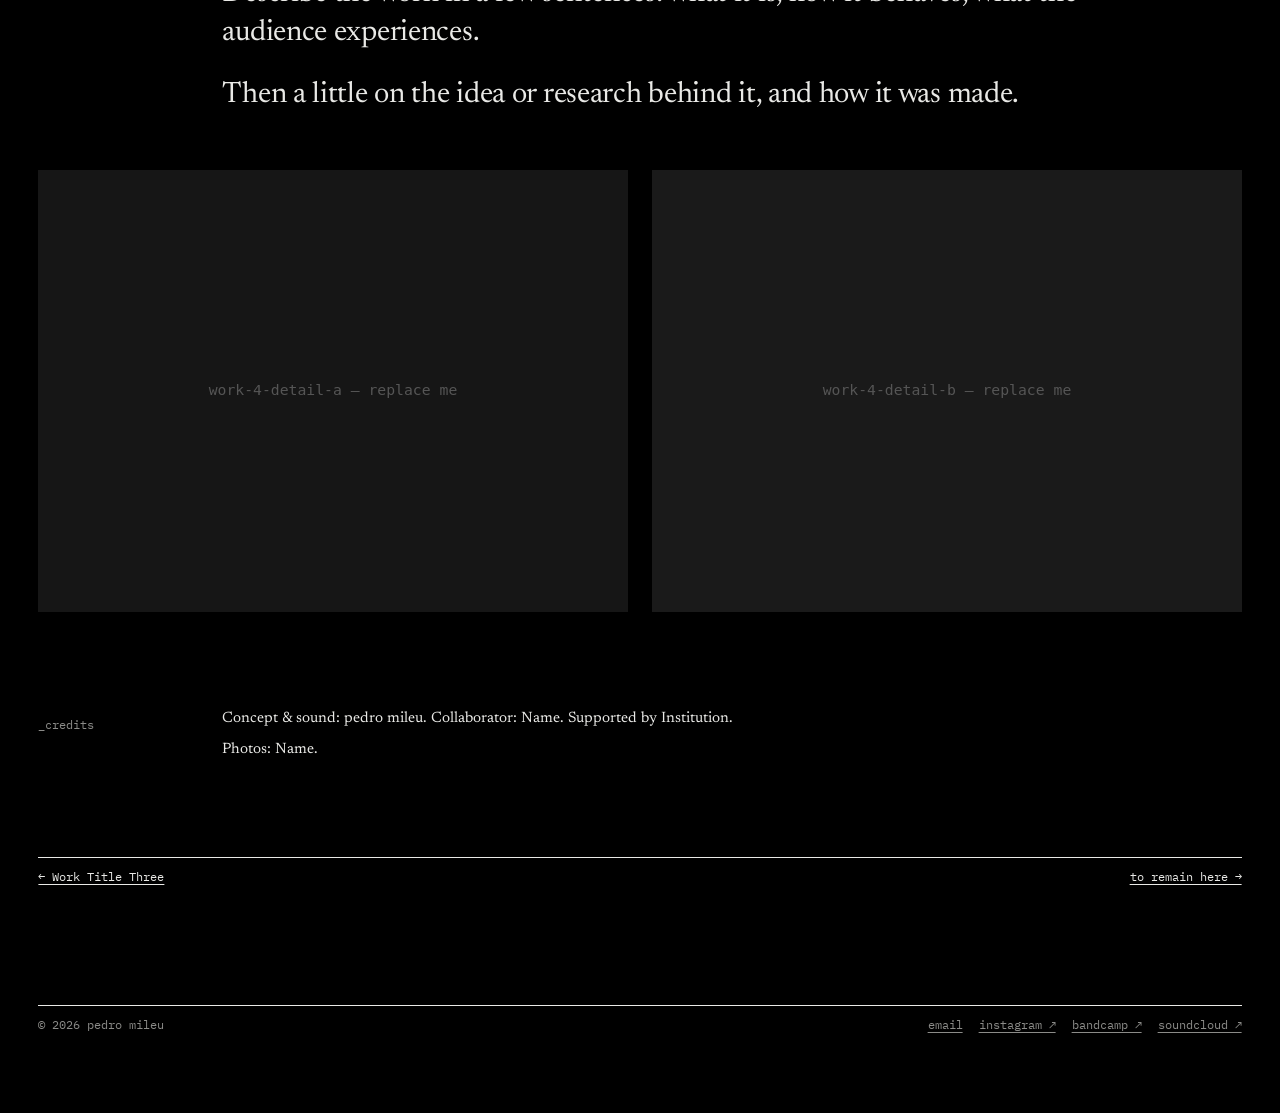
<file: works/work-4.html>
<!doctype html>
<html lang="en">
<head>
  <meta charset="utf-8">
  <meta name="viewport" content="width=device-width, initial-scale=1">
  <title>Work Title Four — pedro mileu</title>
  <meta name="description" content="pedro mileu — Portuguese sound artist based in Berlin. Sound installation, electroacoustic composition and performance.">
  <meta property="og:site_name" content="pedro mileu">
  <meta property="og:title" content="Work Title Four — pedro mileu">
  <meta property="og:description" content="pedro mileu — Portuguese sound artist based in Berlin. Sound installation, electroacoustic composition and performance.">
  <meta property="og:type" content="website">
  <meta property="og:url" content="https://mileuu.github.io/pedro-mileu-website/works/work-4.html">
  <meta property="og:image" content="https://mileuu.github.io/pedro-mileu-website/images/hero.jpg">
  <meta name="twitter:card" content="summary_large_image">
  <link rel="preconnect" href="https://fonts.googleapis.com">
  <link rel="preconnect" href="https://fonts.gstatic.com" crossorigin>
  <link href="https://fonts.googleapis.com/css2?family=IBM+Plex+Mono:wght@400&family=Newsreader:opsz,wght@6..72,400;6..72,500&display=swap" rel="stylesheet">
  <link rel="stylesheet" href="../style.css?v=42">
</head>
<body>

  <header class="site-header">
    <a class="name" href="../index.html">_pedro mileu</a>
    <nav>
      <a href="../portfolio.html" aria-current="page">_portfolio</a>
      <a href="../music.html">_music</a>
      <a href="mailto:you@example.com">_contact</a>
    </nav>
  </header>

  <div class="work-head">
    <a class="back" href="../portfolio.html">← all works</a>
    <h1>Work Title Four</h1>
  </div>

  <figure class="media">
    <img src="../images/work-4.svg" alt="Describe the image">
    <figcaption class="caption">Installation view, Venue, City. Photo: Name</figcaption>
  </figure>

  <section class="section">
    <div class="label">_info</div>
    <ul class="meta">
      <li><span>year</span>2023</li>
      <li><span>type</span>Performance for voice and feedback</li>
      <li><span>duration</span>30 min / ongoing</li>
      <li><span>shown at</span>Venue, City (2026); Festival, City (2025)</li>
    </ul>
  </section>

  <section class="section">
    <div class="label">_about</div>
    <div class="lead">
      <p>Describe the work in a few sentences: what it is, how it behaves, what the audience experiences.</p>
      <p>Then a little on the idea or research behind it, and how it was made.</p>
    </div>
  </section>

  <div class="media two">
    <img src="../images/work-4-detail-a.svg" alt="Detail">
    <img src="../images/work-4-detail-b.svg" alt="Detail">
  </div>

  <!-- VIDEO: paste a YouTube/Vimeo embed URL into src, then delete the comment markers around this block
  <div class="media">
    <div class="video">
      <iframe src="" title="Video documentation" allow="fullscreen; picture-in-picture" loading="lazy"></iframe>
    </div>
  </div>
  -->

  <section class="section">
    <div class="label">_credits</div>
    <div class="credits">
      <p>Concept & sound: pedro mileu. Collaborator: Name. Supported by Institution.</p>
      <p>Photos: Name.</p>
    </div>
  </section>

  <nav class="pager">
    <a href="work-3.html">← Work Title Three</a>
    <a href="to-remain-here.html">to remain here →</a>
  </nav>

  <footer class="site-footer">
    <span>© 2026 pedro mileu</span>
    <nav>
      <a href="mailto:you@example.com">email</a>
      <a href="#">instagram ↗</a>
      <a href="#">bandcamp ↗</a>
      <a href="#">soundcloud ↗</a>
    </nav>
  </footer>

</body>
</html>
</file>
<file: style.css>
/* ==========================================================
   Portfolio — shared stylesheet
   Edit the variables below to change colours and fonts site-wide.
   ========================================================== */

:root {
  --bg: #000;               /* black, so the photo melts into the page */
  --ink: #e9e9e6;
  --muted: #8b8b88;
  --rule: #e9e9e6;
  --faint: #2a2a2a;
  --mark: #fff35c;          /* yellow highlight (active nav, hover, selection) */
  --on-mark: #000;          /* text on the highlight */
  --link: #9a9aff;          /* links in small text */
  --mono: "IBM Plex Mono", ui-monospace, Menlo, monospace;
  --serif: "Newsreader", Georgia, "Times New Roman", serif;  /* main text font */
  --gutter: clamp(16px, 3vw, 40px);
  --label-col: 160px;
}

* { box-sizing: border-box; margin: 0; padding: 0; }

html { -webkit-text-size-adjust: 100%; }

body {
  background: var(--bg);
  color: var(--ink);
  font-family: var(--serif);
  font-size: 16px;
  line-height: 1.45;
  padding: 0 var(--gutter) 80px;
}

img { display: block; max-width: 100%; height: auto; }

a { color: inherit; text-decoration: underline; text-decoration-thickness: 1px; text-underline-offset: 3px; }
a:hover { background: var(--mark); color: var(--on-mark); }

::selection { background: var(--mark); color: var(--on-mark); }

/* ---------- header / nav ---------- */

.site-header {
  display: flex;
  justify-content: space-between;
  align-items: flex-start;
  gap: 24px;
  padding: 28px 0 0;
  font-family: var(--mono);
  font-size: 12px;
  line-height: 1.3;
}

.site-header a {
  display: block;
  text-decoration: none;
  border-top: 1px solid var(--rule);
  border-bottom: 1px solid var(--rule);
  padding: 6px 0 8px;
  min-width: 70px;
}

.site-header .name { max-width: 90px; }

.site-header nav { display: flex; gap: 20px; flex-wrap: wrap; justify-content: flex-end; }

.site-header a[aria-current="page"] { background: var(--mark); color: var(--on-mark); }

/* computers: the menu stays at the top while the page scrolls under it */
@media (min-width: 721px) {
  .site-header {
    position: sticky;
    top: 0;
    z-index: 20;
    background: var(--bg);
    padding-bottom: 16px;
  }
}

/* ---------- labelled sections (the "_bio" pattern) ---------- */

.section {
  display: grid;
  grid-template-columns: var(--label-col) 1fr;
  gap: 24px;
  margin-top: 96px;
}

.label {
  font-family: var(--mono);
  font-size: 12px;
  color: var(--muted);
  padding-top: 8px;
}

.lead {
  font-size: clamp(20px, 2.3vw, 30px);
  line-height: 1.3;
  letter-spacing: -0.01em;
  max-width: 30em;
}

.lead p + p { margin-top: 0.8em; }

/* ---------- home: photo beside bio and events ---------- */

.home {
  display: grid;
  grid-template-columns: minmax(0, 1.2fr) minmax(0, 1fr);
  gap: 48px;
  align-items: start;
  margin-top: 56px;
}

.home .hero { position: sticky; top: 100px; }   /* below the fixed menu */

.home-text section { margin-top: 48px; }
.home-text .label { font-weight: 400; padding-top: 0; margin-bottom: 10px; }

/* three short lines, each on its own row */
.bio {
  font-size: clamp(17px, 1.4vw, 20px);
  line-height: 1.45;
  letter-spacing: -0.005em;
}
.bio p:first-child { margin-bottom: 0.5em; }

.hero-frame { position: relative; background: #000; }

.hero img { width: 100%; height: auto; }   /* whole photo, never cropped */

/* canvas sits exactly over the photo; it only differs from it while the effect runs */
.hero-fx {
  position: absolute;
  inset: 0;
  width: 100%;
  height: 100%;
  cursor: none;             /* the pointer disappears into the image */
  touch-action: pan-y;
}

.caption {
  font-family: var(--mono);
  font-size: 11px;
  color: var(--muted);
  margin-top: 8px;
}

/* ---------- event lists (upcoming / previous) ---------- */

.events { list-style: none; border-top: 1px solid var(--rule); }

.events li {
  display: grid;
  grid-template-columns: 110px 1fr 1fr auto;
  gap: 16px;
  padding: 12px 0 14px;
  border-bottom: 1px solid var(--faint);
  align-items: baseline;
}

.events .date { font-family: var(--mono); font-size: 12px; }
.events .title { font-size: 17px; }
.events .where { color: var(--muted); }
.events .more { font-family: var(--mono); font-size: 12px; }

.events.past .title { font-size: 15px; }

/* compact version used on the home page: date → title, venue */
.events.compact li {
  grid-template-columns: 92px 1fr;
  gap: 12px;
  padding: 7px 0 8px;
}
.events.compact .title { font-size: 15px; }
.events.compact .where { color: var(--muted); }
.events.compact .what { font-size: 15px; }

/* ---------- portfolio index ---------- */

.index-layout {
  display: grid;
  grid-template-columns: 200px minmax(0, 1fr);
  gap: 64px;
  margin-top: 48px;
}

/* side index: the same list of works on the portfolio and every work page */
.index-side {
  position: sticky;
  top: 100px;                 /* below the fixed menu */
  align-self: start;
  font-family: var(--mono);
  font-size: 12px;
  line-height: 1.5;
  /* a thin line separates the index from the page content */
  border-right: 1px solid #333;
  padding-right: 24px;
  min-height: calc(100vh - 140px);
}
.index-side .all { display: inline-block; margin-bottom: 20px; }
.index-side h3 { font-weight: 400; font-size: 12px; color: var(--muted); margin: 20px 0 6px; }
.index-side ul { list-style: none; }
.index-side li { padding: 2px 0; }
.index-side a { color: var(--link); text-decoration: none; }
.index-side a:hover,
.index-side a[aria-current="page"] { background: var(--mark); color: var(--on-mark); }

.intro { font-size: clamp(20px, 2vw, 28px); line-height: 1.3; letter-spacing: -0.01em; margin-bottom: 48px; max-width: 26em; }

.group-title {
  font-family: var(--mono);
  font-size: 12px;
  font-weight: 400;
  color: var(--muted);
  border-top: 1px solid var(--rule);
  padding-top: 8px;
  margin: 56px 0 20px;
}
.group-title:first-of-type { margin-top: 0; }

.grid {
  display: grid;
  grid-template-columns: repeat(auto-fill, minmax(240px, 1fr));
  gap: 32px 24px;
}

.card { text-decoration: none; display: block; }
.card:hover { background: none; }
.card .thumb { aspect-ratio: 4 / 3; overflow: hidden; background: var(--faint); }
.card .thumb img { width: 100%; height: 100%; object-fit: cover; transition: transform .4s ease; }
.card:hover .thumb img { transform: scale(1.03); }
.card h4 { font-size: 16px; font-weight: 500; margin-top: 10px; }
.card:hover h4 { background: var(--mark); color: var(--on-mark); display: inline; }
.card p { font-family: var(--mono); font-size: 11px; color: var(--muted); margin-top: 4px; }

/* ---------- single work page ---------- */

.work-head { margin-top: 96px; }
.work-head .back { font-family: var(--mono); font-size: 12px; }
.work-head h1 {
  font-size: clamp(34px, 6vw, 80px);
  font-weight: 400;
  letter-spacing: -0.03em;
  line-height: 1;
  margin-top: 24px;
}

.meta {
  list-style: none;
  font-family: var(--mono);
  font-size: 12px;
  line-height: 1.7;
}
.meta span { color: var(--muted); display: inline-block; min-width: 80px; }

.media { margin-top: 56px; display: grid; gap: 24px; }
.media.two { grid-template-columns: 1fr 1fr; }

.video {
  position: relative;
  aspect-ratio: 16 / 9;
  background: #000;
}
.video iframe { position: absolute; inset: 0; width: 100%; height: 100%; border: 0; }

/* ---------- installation pages ----------
   Computers: a side index of all works on the left, then one reading
   column (title, photo, text, info, video, photos).
   Phones: no side index; photo first, then title and text, video, photos. */
.work-page { margin-top: 32px; }
.work { display: flex; flex-direction: column; gap: 24px; }
.work-main { order: 1; }
.work-title { order: 2; }
.work-body { order: 3; margin-top: -8px; }
.work-video { order: 4; margin-top: 8px; }
.thumbs { order: 5; }

.work-main img { width: 100%; }
.work-title .back { font-family: var(--mono); font-size: 12px; }
.work-title h1 {
  font-size: clamp(30px, 3.4vw, 48px);
  font-weight: 400;
  letter-spacing: -0.02em;
  line-height: 1;
  margin-top: 18px;
}
.work-sub { font-family: var(--mono); font-size: 12px; color: var(--muted); margin-top: 10px; }
.work-about { font-size: clamp(15px, 1.2vw, 17px); line-height: 1.45; margin-bottom: 22px; }
.work-about p + p { margin-top: 0.7em; }

/* click-to-play video: a still with a yellow play button */
.yt-play {
  position: absolute;
  inset: 0;
  width: 100%;
  height: 100%;
  padding: 0;
  border: 0;
  background: #000;
  cursor: pointer;
}
.yt-play { overflow: hidden; }
.yt-play img { width: 100%; height: 100%; object-fit: cover; opacity: 0.75; transition: opacity .3s ease; }
/* YouTube's own stills: zoomed a touch to hide the black bars it adds to wider-than-16:9 videos */
.yt-play img[src*="ytimg"] { transform: scale(1.08); }
.yt-play:hover img, .yt-play:focus-visible img { opacity: 1; }
.yt-btn {
  position: absolute;
  left: 50%;
  top: 50%;
  transform: translate(-50%, -50%);
  font-family: var(--mono);
  font-size: 14px;
  padding: 10px 18px 11px;
  background: var(--mark);
  color: var(--on-mark);
}
.yt-play:hover .yt-btn, .yt-play:focus-visible .yt-btn { padding: 12px 22px 13px; }
.video-link { font-family: var(--mono); font-size: 12px; margin-top: 10px; }

/* the other photos: one wide on top, the rest side by side underneath */
.thumbs {
  display: grid;
  grid-template-columns: 1fr 1fr;
  gap: 8px;
}
.thumbs a { aspect-ratio: 4 / 3; }
.thumbs a:first-child { aspect-ratio: 16 / 9; }
.thumbs a:first-child { grid-column: 1 / -1; }
.thumbs a { position: relative; display: block; min-height: 0; overflow: hidden; background: #111; }
.thumbs a:hover { background: #111; }
.thumbs img {
  position: absolute;
  inset: 0;
  width: 100%;
  height: 100%;
  object-fit: cover;
  transition: transform .4s ease, opacity .3s ease;
  opacity: 0.85;
}
.thumbs a:hover img { transform: scale(1.04); opacity: 1; cursor: zoom-in; }

.thumbs:has(> a:nth-child(4)) a:last-child { grid-column: 1 / -1; aspect-ratio: 16 / 9; }

/* click a photo: it opens large over the page; click anywhere or Esc to close */
.lightbox {
  max-width: none;
  max-height: none;
  width: 100vw;
  height: 100vh;
  margin: 0;
  padding: var(--gutter);
  border: 0;
  background: rgba(0, 0, 0, 0.94);
  cursor: zoom-out;
}
.lightbox[open] { display: flex; align-items: center; justify-content: center; }
.lightbox::backdrop { background: transparent; }
.lightbox img { max-width: 100%; max-height: 100%; width: auto; height: auto; }

/* computers: side index + one reading column */
@media (min-width: 721px) {
  .work-page {
    display: grid;
    grid-template-columns: 200px minmax(0, 680px);
    gap: 64px;
    margin-top: 48px;
  }

  .work { gap: 28px; }
  .work > * { order: 0; }
  .work-title .back { display: none; }      /* the side index has "all works" */
  .work-title h1 { font-size: 40px; margin-top: 0; }
  .work-body { margin-top: 0; }
  .work-video { margin-top: 0; }
  .work-about {
    font-size: 17px;
    line-height: 1.5;
    margin-bottom: 28px;
    text-align: justify;
    hyphens: auto;
    -webkit-hyphens: auto;
  }

  /* other photos: small, side by side (three in a row, or 2×2 for four) */
  .thumbs { grid-template-columns: repeat(3, 1fr); }
  .thumbs:has(> a:nth-child(4)) { grid-template-columns: 1fr 1fr; }
  .thumbs a, .thumbs a:first-child, .thumbs:has(> a:nth-child(4)) a:last-child { grid-column: auto; aspect-ratio: 16 / 9; }
}

.credits { font-size: 15px; max-width: 36em; }
.credits p + p { margin-top: 0.6em; }

.pager {
  display: flex;
  justify-content: space-between;
  font-family: var(--mono);
  font-size: 12px;
  border-top: 1px solid var(--rule);
  padding-top: 10px;
  margin-top: 96px;
}

/* ---------- music page ---------- */

.release {
  display: grid;
  grid-template-columns: minmax(180px, 320px) 1fr;
  gap: 32px;
  padding: 24px 0 32px;
  border-top: 1px solid var(--rule);
}
.release + .release { margin-top: 8px; }
.release h2 { font-size: 24px; font-weight: 400; letter-spacing: -0.01em; }
.release .meta { margin: 6px 0 16px; }
.release .desc { font-size: 15px; max-width: 34em; }
.release .links { margin-top: 14px; font-family: var(--mono); font-size: 12px; display: flex; gap: 16px; flex-wrap: wrap; }
.release .player { margin-top: 20px; }
.release .player iframe { width: 100%; border: 0; height: 120px; }

/* ---------- footer ---------- */

.site-footer {
  margin-top: 120px;
  border-top: 1px solid var(--rule);
  padding-top: 10px;
  display: flex;
  justify-content: space-between;
  gap: 16px;
  flex-wrap: wrap;
  font-family: var(--mono);
  font-size: 12px;
  color: var(--muted);
}
.site-footer nav { display: flex; gap: 16px; flex-wrap: wrap; }

/* ---------- small screens ---------- */

@media (max-width: 720px) {
  .site-header { flex-direction: column; }
  .site-header .name { max-width: none; }
  .site-header nav { justify-content: flex-start; gap: 14px; }
  .site-header a { min-width: 0; }

  .section, .index-layout { grid-template-columns: 1fr; gap: 12px; margin-top: 64px; }
  .index-side { position: static; display: none; }

  .events li { grid-template-columns: 1fr auto; gap: 2px 12px; }
  .events .date { grid-column: 1 / -1; }
  .events .where { grid-column: 1; }
  .events .more { grid-row: 2; grid-column: 2; }

  .home { grid-template-columns: 1fr; gap: 32px; margin-top: 40px; }
  .home .hero { position: static; }
  .events.compact li { grid-template-columns: 84px 1fr; }
  .events.compact .date { grid-column: auto; }

  .media.two { grid-template-columns: 1fr; }
  .release { grid-template-columns: 1fr; gap: 16px; }
}
</file>
